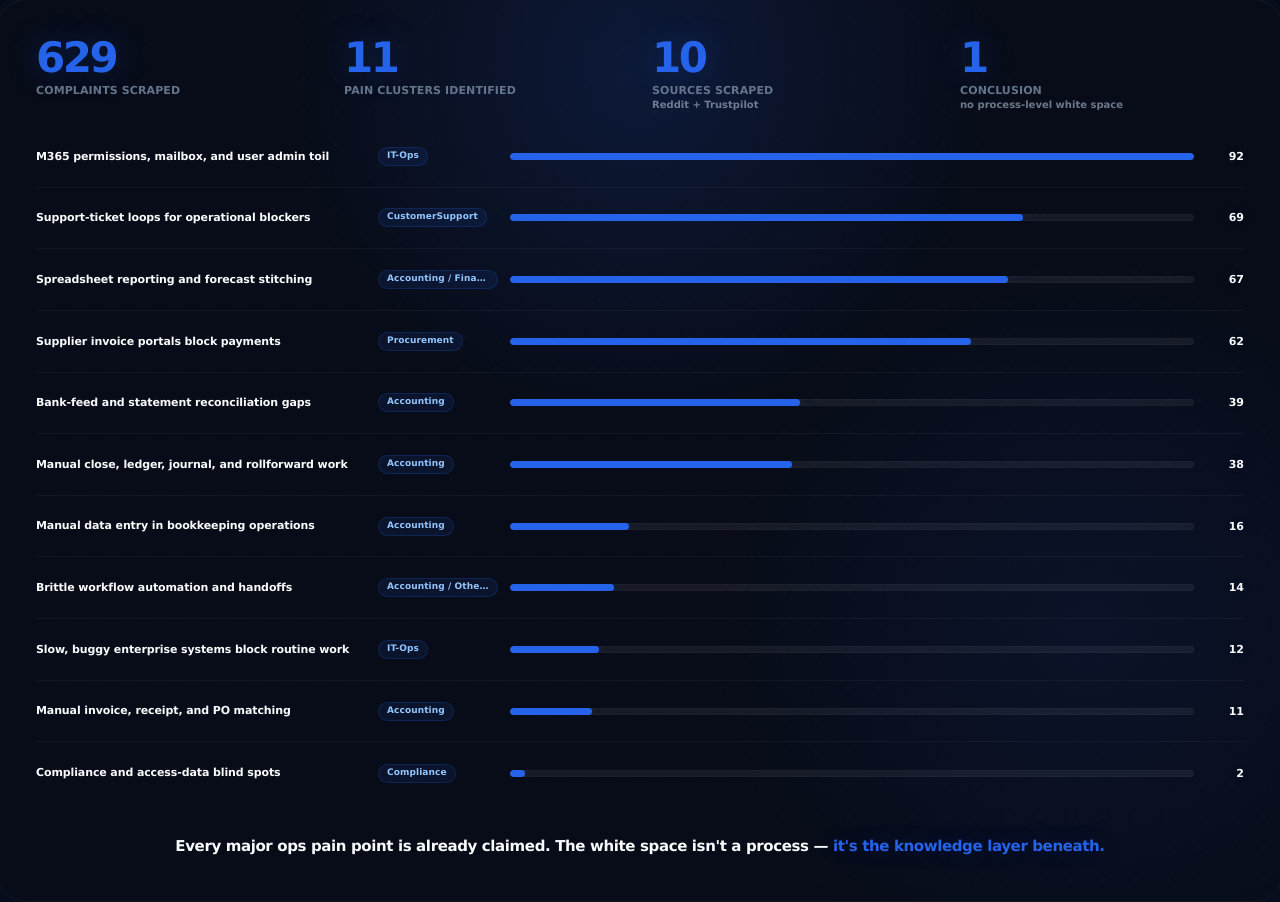
<file: research/research_summary.html>
<!doctype html>
<html lang="en">
<head>
  <meta charset="utf-8" />
  <meta name="viewport" content="width=device-width, initial-scale=1" />
  <title>Ops Pain-Signal Research</title>
  <style>
    * { box-sizing: border-box; }
    html, body {
      margin: 0;
      width: 100%;
      min-height: 100%;
      background: #080C18;
      color: #F8FAFC;
      font-family: Inter, ui-sans-serif, system-ui, -apple-system, BlinkMacSystemFont, "Segoe UI", Roboto, Helvetica, Arial, sans-serif;
      -webkit-font-smoothing: antialiased;
      text-rendering: geometricPrecision;
    }
    body {
      height: 100vh;
      overflow: hidden;
      display: flex;
      align-items: center;
      justify-content: center;
      background-color: #080C18;
      background-image:
        radial-gradient(rgba(255,255,255,0.03) 1px, transparent 1px),
        radial-gradient(circle at 50% 8%, rgba(37,99,235,0.15), transparent 34%),
        radial-gradient(circle at 85% 70%, rgba(37,99,235,0.08), transparent 30%);
      background-size: 32px 32px, 100% 100%, 100% 100%;
    }
    .stage {
      width: min(1690px, calc(100vw - 112px));
      height: min(892px, calc(100vh - 96px));
      display: grid;
      grid-template-rows: 100px 1fr 60px;
      gap: 32px;
      position: relative;
    }
    .stage::before {
      content: "";
      position: absolute;
      inset: -34px -40px;
      border: 1px solid rgba(255,255,255,0.04);
      border-radius: 32px;
      pointer-events: none;
      box-shadow: inset 0 1px 0 rgba(255,255,255,0.03), 0 0 90px rgba(37,99,235,0.07);
    }
    .stats {
      display: grid;
      grid-template-columns: repeat(4, 1fr);
      gap: 24px;
      position: relative;
      z-index: 1;
    }
    .stat {
      min-width: 0;
      padding: 7px 0;
      opacity: 0;
      transform: scale(0.9);
      animation: statReveal 560ms ease-out forwards;
    }
    .stat-1 { animation-delay: 200ms; }
    .stat-2 { animation-delay: 350ms; }
    .stat-3 { animation-delay: 500ms; }
    .stat-4 { animation-delay: 650ms; }
    .stat-number {
      font-size: 60px;
      line-height: 0.92;
      letter-spacing: -0.06em;
      font-weight: 760;
      color: #2563EB;
      text-shadow: 0 0 32px rgba(37, 99, 235, 0.3);
      font-variant-numeric: tabular-nums;
      margin-bottom: 10px;
    }
    .stat-label {
      font-size: 14px;
      line-height: 1.2;
      font-weight: 560;
      color: #64748B;
      letter-spacing: 0.01em;
      text-transform: uppercase;
    }
    .stat-sublabel {
      margin-top: 3px;
      font-size: 12px;
      line-height: 1.2;
      font-weight: 560;
      color: rgba(148, 163, 184, 0.72);
    }
    .bar-chart {
      display: grid;
      grid-template-rows: repeat(11, 52px);
      gap: 0;
      padding: 2px 0;
      position: relative;
      z-index: 1;
    }
    .bar-row {
      display: grid;
      grid-template-columns: minmax(315px, 410px) 164px minmax(280px, 1fr) 52px;
      align-items: center;
      gap: 20px;
      min-height: 52px;
      border-bottom: 1px solid rgba(255,255,255,0.045);
      opacity: 0;
      transform: translateX(-20px);
      animation: rowReveal 520ms ease-out forwards;
      animation-delay: var(--delay);
    }
    .bar-row:last-child { border-bottom: 0; }
    .cluster-name {
      min-width: 0;
      color: #F8FAFC;
      font-size: 14px;
      line-height: 1.22;
      font-weight: 650;
      letter-spacing: -0.01em;
      white-space: nowrap;
      overflow: hidden;
      text-overflow: ellipsis;
    }
    .dept-pill {
      justify-self: start;
      max-width: 164px;
      overflow: hidden;
      text-overflow: ellipsis;
      white-space: nowrap;
      padding: 5px 11px;
      border-radius: 999px;
      background: rgba(37, 99, 235, 0.1);
      border: 1px solid rgba(37, 99, 235, 0.2);
      color: #93C5FD;
      font-size: 11px;
      line-height: 1;
      font-weight: 650;
      letter-spacing: 0.01em;
    }
    .bar-track {
      width: 100%;
      height: 10px;
      border-radius: 5px;
      background: rgba(255, 255, 255, 0.06);
      overflow: hidden;
      box-shadow: inset 0 0 0 1px rgba(255,255,255,0.025);
    }
    .bar-fill {
      width: var(--bar-width);
      height: 100%;
      border-radius: 5px;
      background: #2563EB;
      box-shadow: 0 0 12px rgba(37, 99, 235, 0.25);
      transform-origin: left center;
      transform: scaleX(0);
      animation: barGrow 680ms ease-out forwards;
      animation-delay: calc(var(--delay) + 90ms);
    }
    .bar-fill.top-three { box-shadow: 0 0 20px rgba(37, 99, 235, 0.35); }
    .freq {
      justify-self: end;
      color: #F8FAFC;
      font-size: 14px;
      line-height: 1;
      font-weight: 680;
      font-variant-numeric: tabular-nums;
      text-shadow: 0 0 18px rgba(37, 99, 235, 0.12);
    }
    .conclusion {
      position: relative;
      z-index: 1;
      display: flex;
      align-items: center;
      justify-content: center;
      text-align: center;
      opacity: 0;
      transform: translateY(8px);
      animation: conclusionReveal 640ms ease-out forwards;
      animation-delay: 2200ms;
    }
    .conclusion p {
      margin: 0;
      color: #F8FAFC;
      font-size: 22px;
      line-height: 1.25;
      font-weight: 640;
      letter-spacing: -0.025em;
    }
    .accent {
      color: #2563EB;
      text-shadow: 0 0 24px rgba(37, 99, 235, 0.3);
    }
    @keyframes statReveal {
      from { opacity: 0; transform: scale(0.9); }
      to { opacity: 1; transform: scale(1); }
    }
    @keyframes rowReveal {
      from { opacity: 0; transform: translateX(-20px); }
      to { opacity: 1; transform: translateX(0); }
    }
    @keyframes barGrow {
      from { transform: scaleX(0); }
      to { transform: scaleX(1); }
    }
    @keyframes conclusionReveal {
      from { opacity: 0; transform: translateY(8px); }
      to { opacity: 1; transform: translateY(0); }
    }
    @media (max-height: 760px), (max-width: 1300px) {
      .stage { width: calc(100vw - 72px); height: calc(100vh - 64px); grid-template-rows: 74px 1fr 44px; gap: 18px; }
      .stat-number { font-size: 42px; margin-bottom: 6px; }
      .stat-label { font-size: 11px; }
      .stat-sublabel { font-size: 10px; }
      .bar-chart { grid-template-rows: repeat(11, minmax(34px, 1fr)); }
      .bar-row { min-height: 34px; grid-template-columns: minmax(230px, 330px) 120px minmax(180px, 1fr) 38px; gap: 12px; }
      .cluster-name { font-size: 11px; }
      .dept-pill { max-width: 120px; font-size: 9px; padding: 4px 8px; }
      .bar-track { height: 7px; }
      .freq { font-size: 11px; }
      .conclusion p { font-size: 15px; }
    }
  </style>
</head>
<body>
  <main class="stage" aria-label="Ops pain-signal research visual">
    <section class="stats" aria-label="Research headline stats">
      
      <div class="stat stat-1">
        <div class="stat-number">629</div>
        <div class="stat-label">complaints scraped</div>
        
      </div>
      <div class="stat stat-2">
        <div class="stat-number">11</div>
        <div class="stat-label">pain clusters identified</div>
        
      </div>
      <div class="stat stat-3">
        <div class="stat-number">10</div>
        <div class="stat-label">sources scraped</div>
        <div class="stat-sublabel">Reddit + Trustpilot</div>
      </div>
      <div class="stat stat-4">
        <div class="stat-number">1</div>
        <div class="stat-label">conclusion</div>
        <div class="stat-sublabel">no process-level white space</div>
      </div>
    </section>

    <section class="bar-chart" aria-label="Pain cluster frequency map">
      
      <div class="bar-row row-1" style="--delay:900ms; --bar-width:100.0%">
        <div class="cluster-name">M365 permissions, mailbox, and user admin toil</div>
        <div class="dept-pill">IT-Ops</div>
        <div class="bar-track" aria-label="M365 permissions, mailbox, and user admin toil: 92">
          <div class="bar-fill top-three"></div>
        </div>
        <div class="freq">92</div>
      </div>
      <div class="bar-row row-2" style="--delay:1000ms; --bar-width:75.0%">
        <div class="cluster-name">Support-ticket loops for operational blockers</div>
        <div class="dept-pill">CustomerSupport</div>
        <div class="bar-track" aria-label="Support-ticket loops for operational blockers: 69">
          <div class="bar-fill top-three"></div>
        </div>
        <div class="freq">69</div>
      </div>
      <div class="bar-row row-3" style="--delay:1100ms; --bar-width:72.83%">
        <div class="cluster-name">Spreadsheet reporting and forecast stitching</div>
        <div class="dept-pill">Accounting / Finance</div>
        <div class="bar-track" aria-label="Spreadsheet reporting and forecast stitching: 67">
          <div class="bar-fill top-three"></div>
        </div>
        <div class="freq">67</div>
      </div>
      <div class="bar-row row-4" style="--delay:1200ms; --bar-width:67.39%">
        <div class="cluster-name">Supplier invoice portals block payments</div>
        <div class="dept-pill">Procurement</div>
        <div class="bar-track" aria-label="Supplier invoice portals block payments: 62">
          <div class="bar-fill"></div>
        </div>
        <div class="freq">62</div>
      </div>
      <div class="bar-row row-5" style="--delay:1300ms; --bar-width:42.39%">
        <div class="cluster-name">Bank-feed and statement reconciliation gaps</div>
        <div class="dept-pill">Accounting</div>
        <div class="bar-track" aria-label="Bank-feed and statement reconciliation gaps: 39">
          <div class="bar-fill"></div>
        </div>
        <div class="freq">39</div>
      </div>
      <div class="bar-row row-6" style="--delay:1400ms; --bar-width:41.3%">
        <div class="cluster-name">Manual close, ledger, journal, and rollforward work</div>
        <div class="dept-pill">Accounting</div>
        <div class="bar-track" aria-label="Manual close, ledger, journal, and rollforward work: 38">
          <div class="bar-fill"></div>
        </div>
        <div class="freq">38</div>
      </div>
      <div class="bar-row row-7" style="--delay:1500ms; --bar-width:17.39%">
        <div class="cluster-name">Manual data entry in bookkeeping operations</div>
        <div class="dept-pill">Accounting</div>
        <div class="bar-track" aria-label="Manual data entry in bookkeeping operations: 16">
          <div class="bar-fill"></div>
        </div>
        <div class="freq">16</div>
      </div>
      <div class="bar-row row-8" style="--delay:1600ms; --bar-width:15.22%">
        <div class="cluster-name">Brittle workflow automation and handoffs</div>
        <div class="dept-pill">Accounting / Other / IT-Ops</div>
        <div class="bar-track" aria-label="Brittle workflow automation and handoffs: 14">
          <div class="bar-fill"></div>
        </div>
        <div class="freq">14</div>
      </div>
      <div class="bar-row row-9" style="--delay:1700ms; --bar-width:13.04%">
        <div class="cluster-name">Slow, buggy enterprise systems block routine work</div>
        <div class="dept-pill">IT-Ops</div>
        <div class="bar-track" aria-label="Slow, buggy enterprise systems block routine work: 12">
          <div class="bar-fill"></div>
        </div>
        <div class="freq">12</div>
      </div>
      <div class="bar-row row-10" style="--delay:1800ms; --bar-width:11.96%">
        <div class="cluster-name">Manual invoice, receipt, and PO matching</div>
        <div class="dept-pill">Accounting</div>
        <div class="bar-track" aria-label="Manual invoice, receipt, and PO matching: 11">
          <div class="bar-fill"></div>
        </div>
        <div class="freq">11</div>
      </div>
      <div class="bar-row row-11" style="--delay:1900ms; --bar-width:2.17%">
        <div class="cluster-name">Compliance and access-data blind spots</div>
        <div class="dept-pill">Compliance</div>
        <div class="bar-track" aria-label="Compliance and access-data blind spots: 2">
          <div class="bar-fill"></div>
        </div>
        <div class="freq">2</div>
      </div>
    </section>

    <section class="conclusion" aria-label="Research conclusion">
      <p>Every major ops pain point is already claimed. The white space isn't a process — <span class="accent">it's the knowledge layer beneath.</span></p>
    </section>
  </main>
</body>
</html>
</file>
